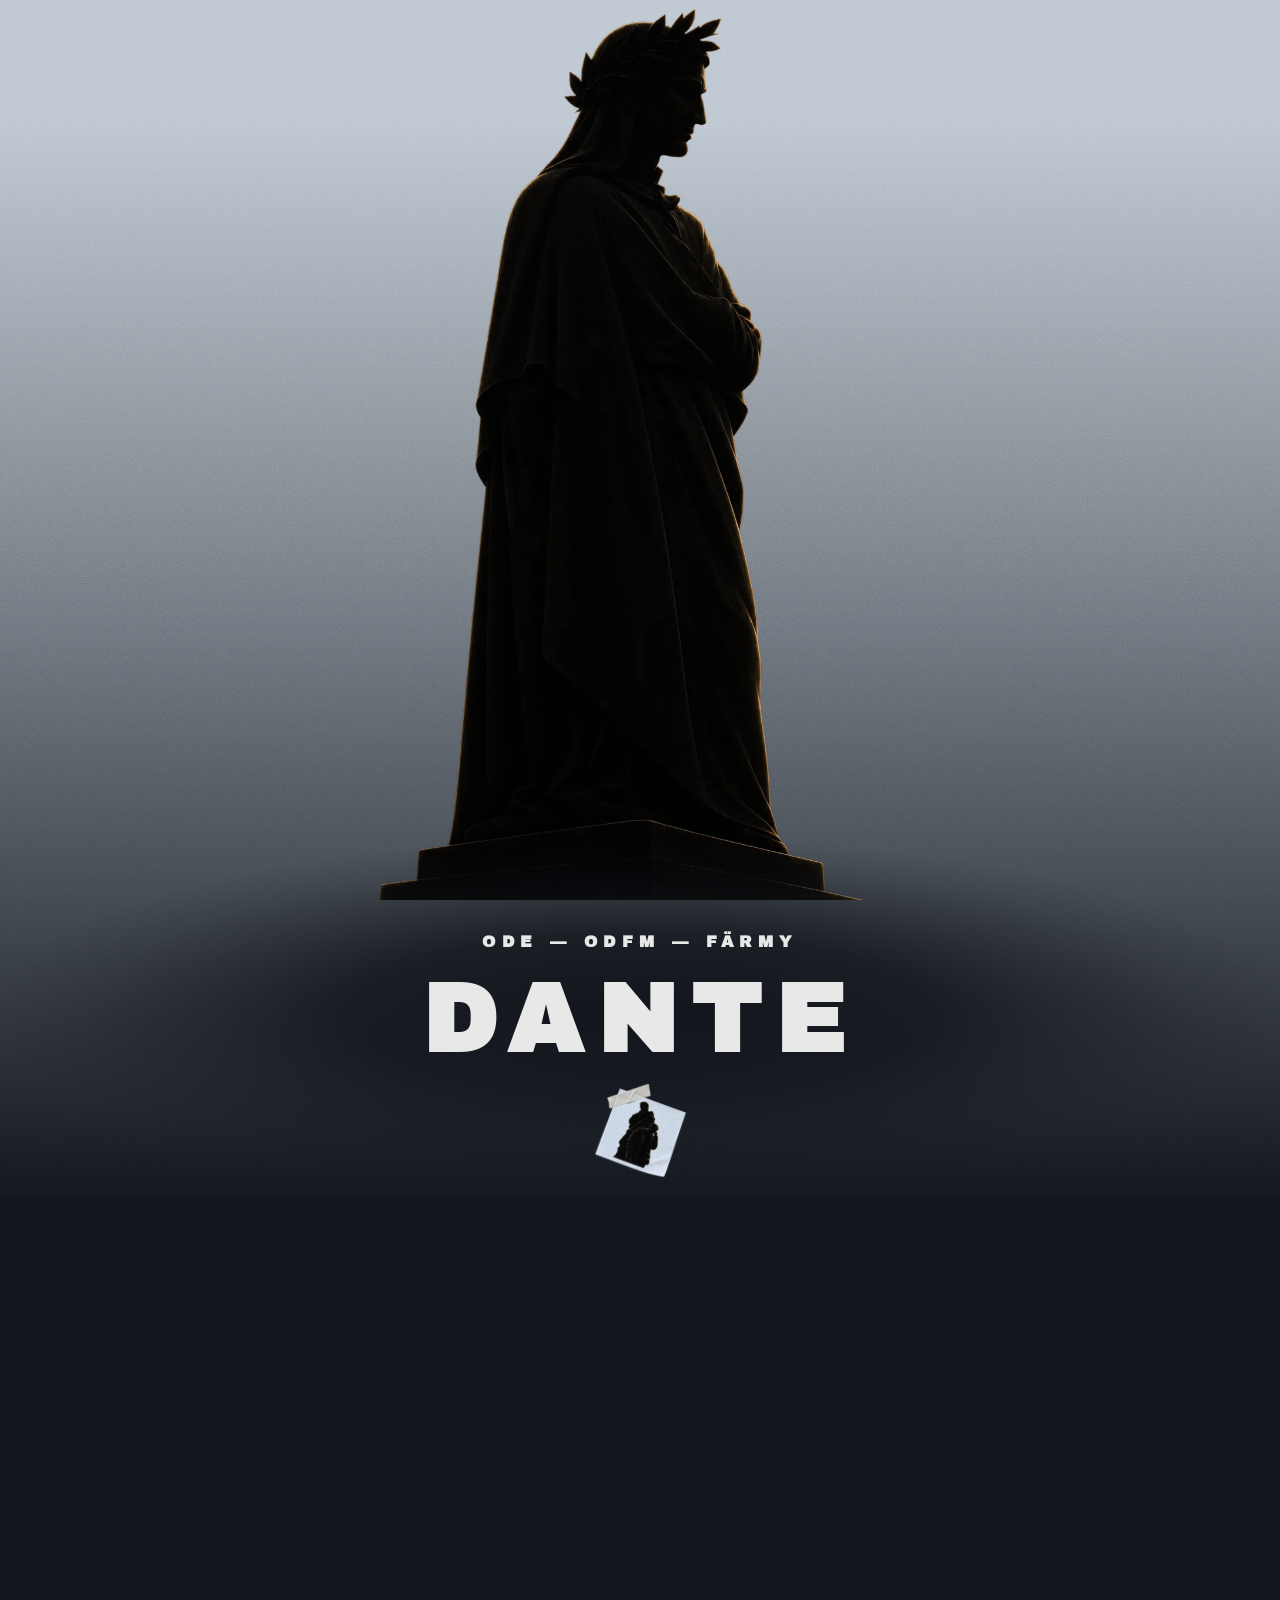
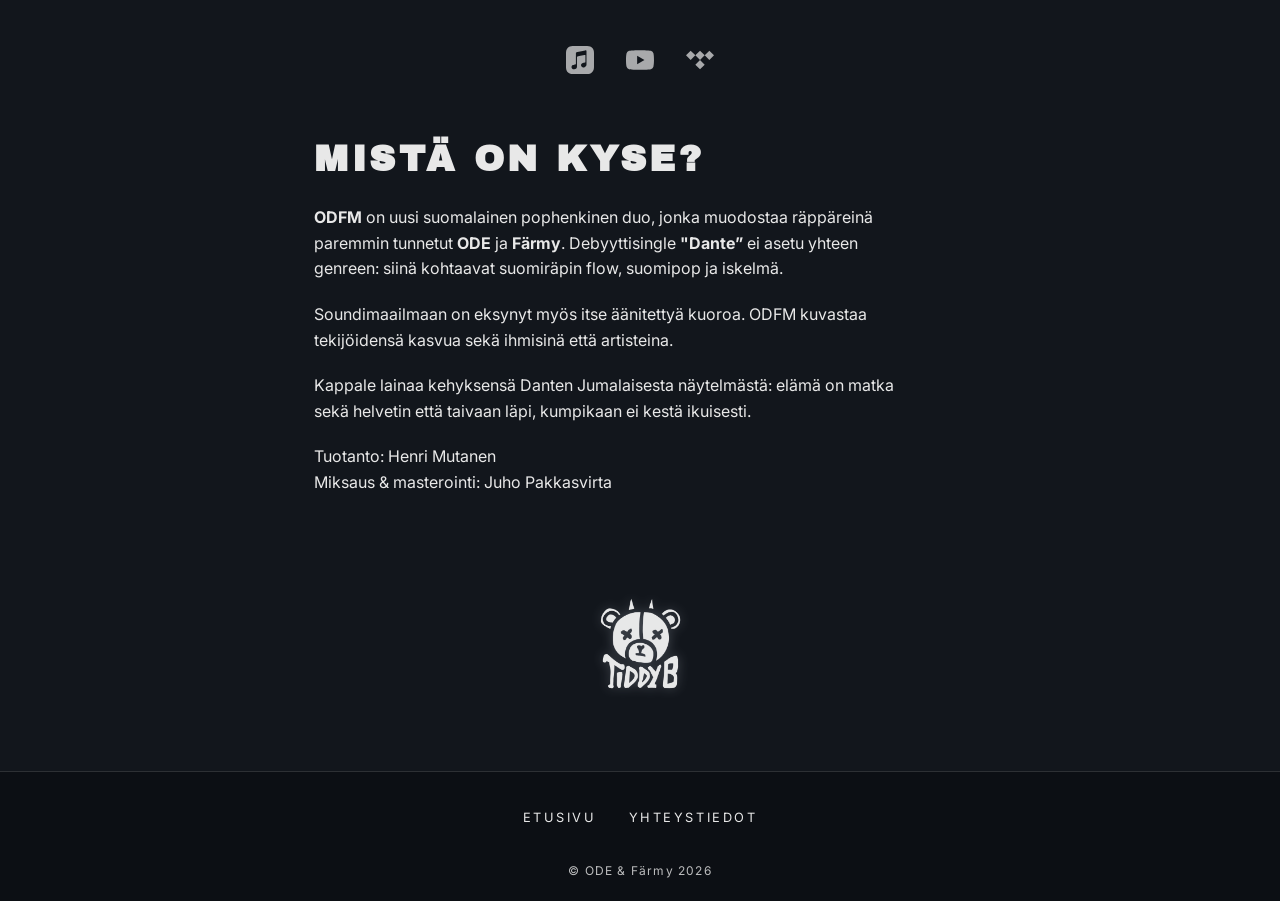
<file: index.html>
<!DOCTYPE html>
<html lang="fi">

<head>
    <meta charset="UTF-8">
    <meta name="viewport" content="width=device-width, initial-scale=1.0">
    <title>ODFM - Dante</title>
    <link rel="preconnect" href="https://fonts.googleapis.com">
    <link rel="preconnect" href="https://fonts.gstatic.com" crossorigin>
    <link href="https://fonts.googleapis.com/css2?family=Archivo+Black&family=Inter:wght@400;600&display=swap"
        rel="stylesheet">
    <link rel="stylesheet" href="css/style.css">
    <link rel="icon" href="images/odfm-favicon.png" media="(prefers-color-scheme: light)">
    <link rel="icon" href="images/odfm-favicon-dark.png" media="(prefers-color-scheme: dark)">
    <link rel="canonical" href="https://odfm.fi/">
    <meta property="og:title" content="ODE &amp; Färmy - ODFM - Dante">
    <meta property="og:image" content="https://odfm.fi/images/odfm-og.jpg">
    <meta property="og:image:alt"
        content="Patsaan tumma siluetti turkoosia taivasta vasten, yläpuolella teksti ODFM DANTE">
    <meta property="og:url" content="https://odfm.fi/">
    <meta property="og:type" content="website">
    <meta property="og:locale" content="fi_FI">
    <meta property="og:image:width" content="1200">
    <meta property="og:image:height" content="630">
    <meta name="description" content="ODEn &amp; Färmyn ODFM-yhtyeen virallinen sivusto - Kuuntele kappale ”Dante”">
    <meta property="og:description"
        content="ODEn &amp; Färmyn ODFM-yhtyeen virallinen sivusto - Kuuntele kappale ”Dante”">
</head>

<body>
    <a class="ohita-linkki" href="#sisalto">Siirry sisältöön</a>

    <header class="hero">
        <nav class="hero-nav" aria-label="Pikalinkit">
            <a href="pages/yhteystiedot.html">
                <img src="images/muistilappu.webp" alt="Yhteystiedot" width="200" height="200">
            </a>
        </nav>

        <img class="hero-kuva" src="images/patsas.webp" alt="" width="941" height="1534">

        <h1 class="hero-otsikko">
            <span class="hero-yhtye">ODE &mdash; ODFM &mdash; Färmy</span>
            <span class="hero-kappale">Dante</span>
        </h1>
    </header>
    <main id="sisalto">
        <section class="soitin" aria-labelledby="soitin-otsikko">
            <h2 id="soitin-otsikko" class="vain-ruudunlukijalle">Kuuntele:</h2>
            <iframe class="spotify-upotus"
                src="https://open.spotify.com/embed/track/2bUseeFwVu57CODQGPQML7?utm_source=generator&theme=0"
                height="352" title="Kuuntele ODFM - Dante Spotify-soittimesta" loading="lazy"
                allow="autoplay; clipboard-write; encrypted-media; fullscreen; picture-in-picture"
                allowfullscreen></iframe>
                <ul class="palvelut" aria-label="Kuuntele myös">
                    <li><a href="https://music.apple.com/fi/song/dante/6817399229"><img src="images/ikoni-apple-music.svg"
                                alt="Apple Music" width="28" height="28"></a></li>
                    <li><a href="https://youtu.be/yaBcnbOG4vM"><img src="images/ikoni-youtube.svg" alt="YouTube" width="28"
                                height="28"></a></li>
                    <li><a href="https://tidal.com/track/565443061"><img src="images/ikoni-tidal.svg" alt="Tidal" width="28"
                                height="28"></a></li>
                </ul>
        </section>

        <section class="tarina" aria-labelledby="tarina-otsikko">
            <h2 id="tarina-otsikko">Mistä on kyse?</h2>
            <p><strong>ODFM</strong> on uusi suomalainen pophenkinen duo, jonka muodostaa räppäreinä paremmin tunnetut
                <strong>ODE</strong> ja <strong>Färmy</strong>.

                Debyyttisingle <strong>"Dante”</strong> ei asetu yhteen genreen: siinä kohtaavat suomiräpin flow,
                suomipop ja iskelmä.
            </p>
            <p> Soundimaailmaan on eksynyt myös itse äänitettyä kuoroa. ODFM kuvastaa tekijöidensä kasvua sekä ihmisinä
                että artisteina.</p>

            <p>Kappale lainaa kehyksensä Danten Jumalaisesta näytelmästä: elämä on matka sekä helvetin että taivaan
                läpi, kumpikaan ei kestä ikuisesti.</p>
            <p>Tuotanto: Henri Mutanen<br>Miksaus &amp; masterointi: Juho Pakkasvirta</p>
        </section>
        <section class="julkaisija" aria-label="Julkaisija">
            <a href="https://www.instagram.com/tidibii/">
                <img class="julkaisija-logo" src="images/tiddyb-logo.webp" alt="Julkaisija Tiddy B Instagramissa"
                    width="600" height="673">
            </a>
        </section>
    </main>

    <nav class="sivunavigaatio" aria-label="Sivut">
        <ul>
            <li><a href="index.html">Etusivu</a></li>
            <li><a href="pages/yhteystiedot.html">Yhteystiedot</a></li>
        </ul>
    </nav>

    <footer>
        &copy; ODE &amp; Färmy 2026
    </footer>
</body>

</html>
</file>
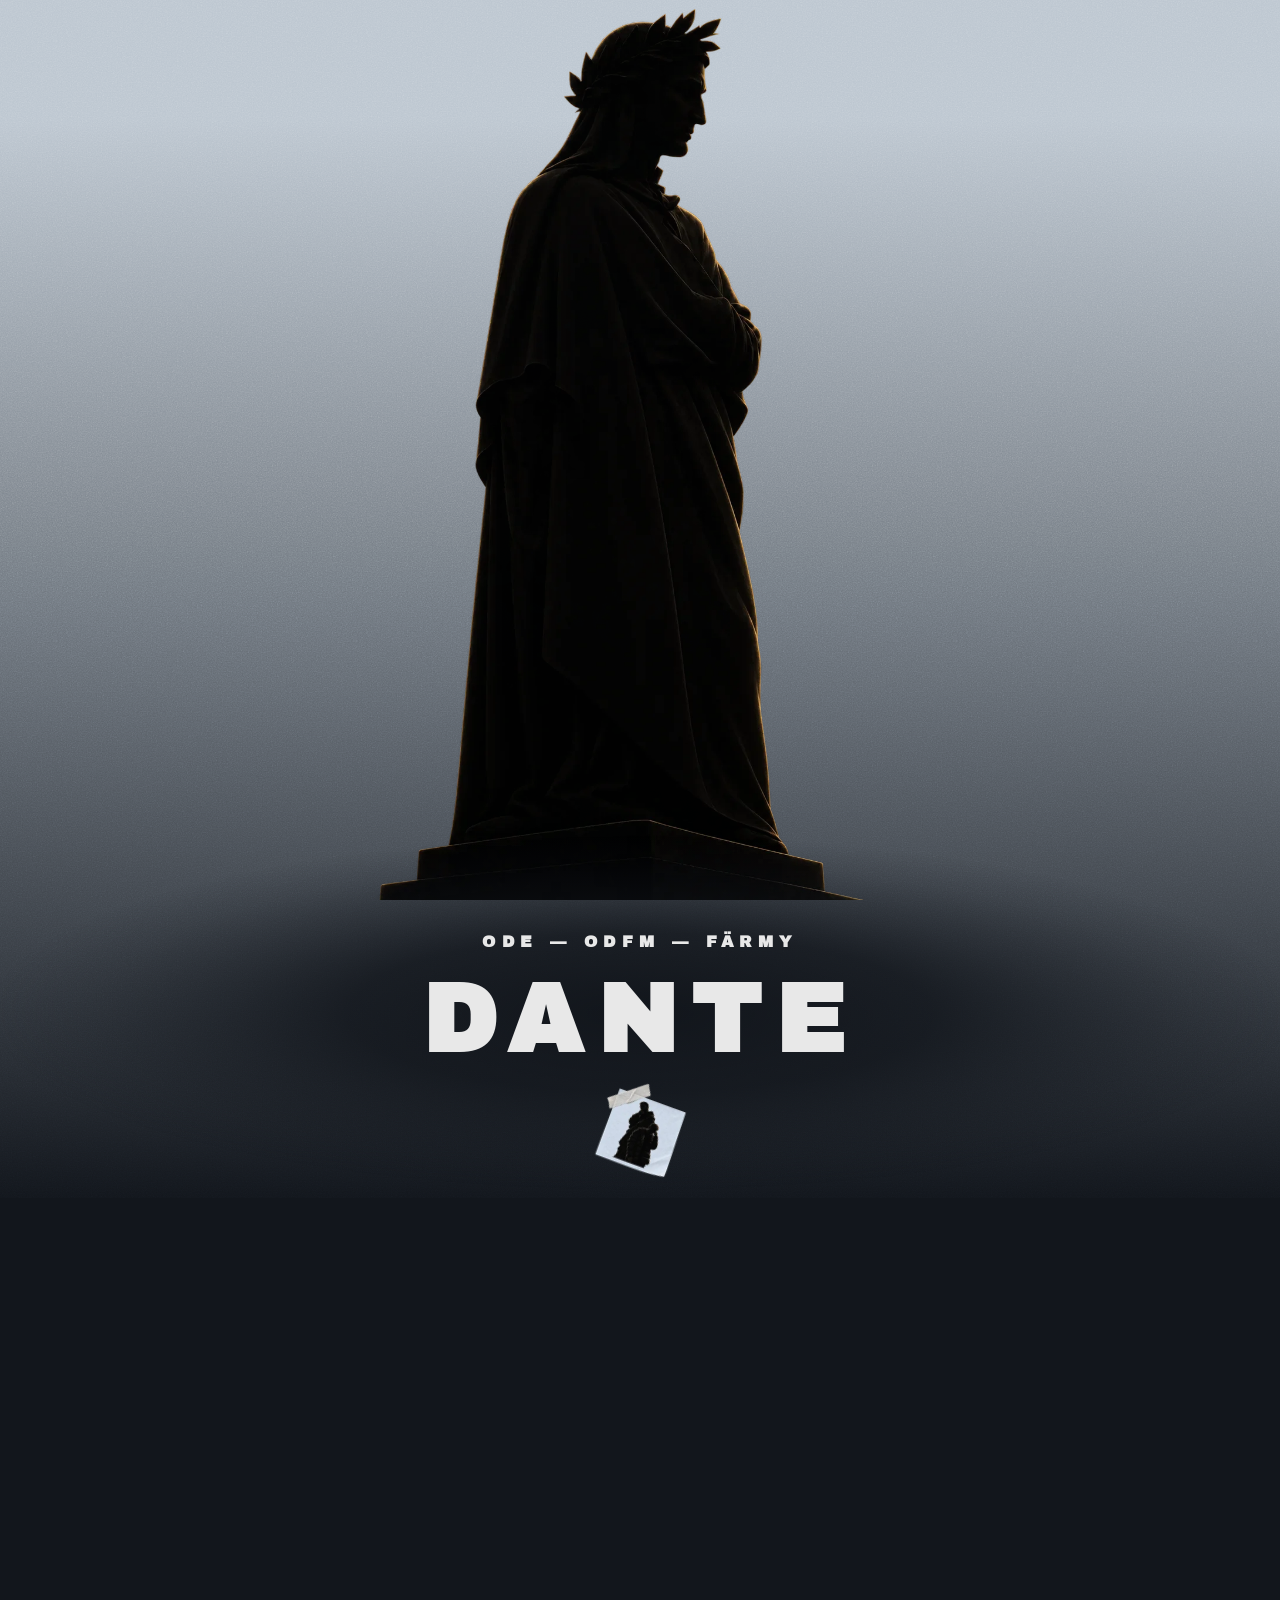
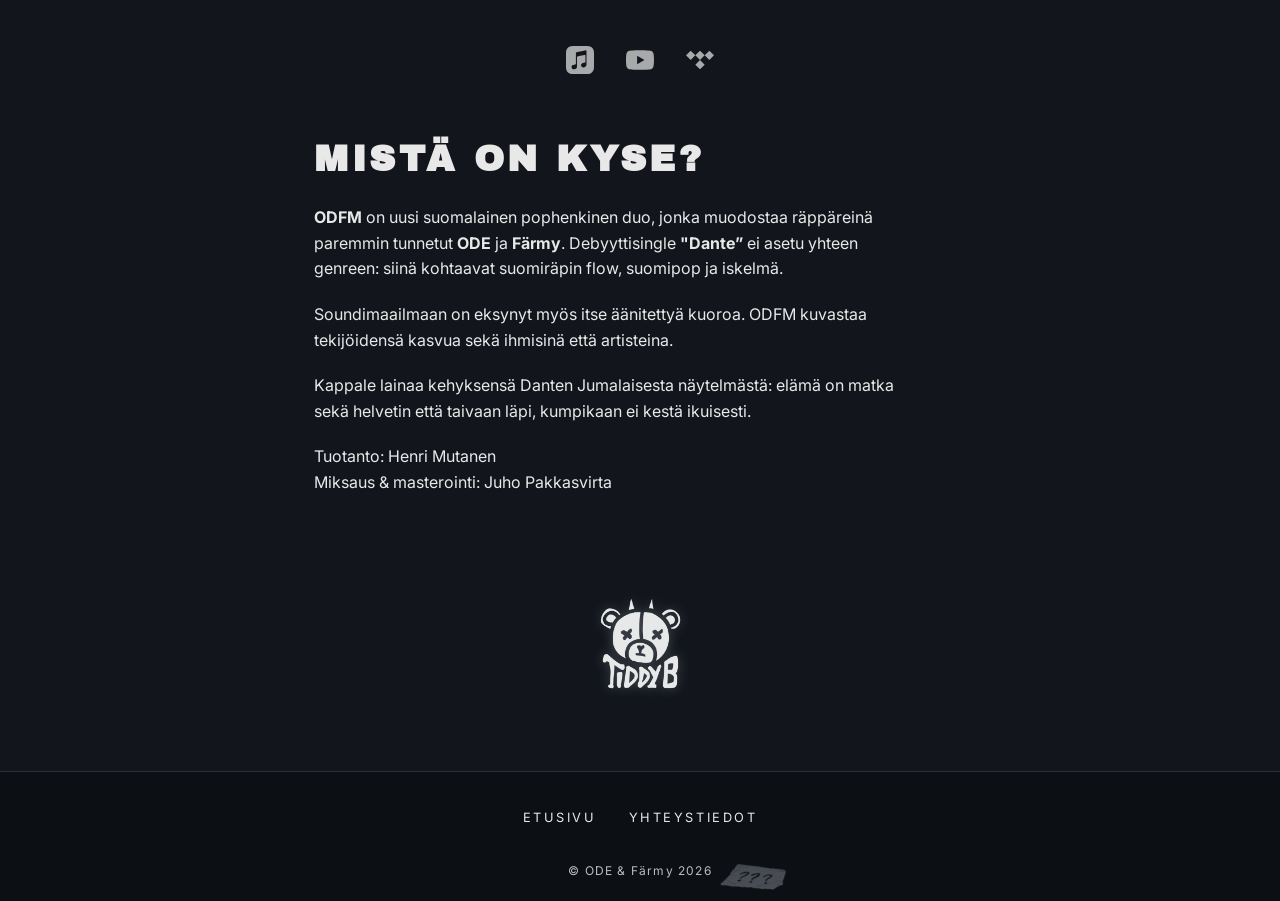
<file: pages/etusivu.html>
<!DOCTYPE html>
<html lang="fi">

<head>
    <meta charset="UTF-8">
    <meta name="viewport" content="width=device-width, initial-scale=1.0">
    <title>ODFM - Dante</title>
    <meta name="robots" content="noindex">
    <link rel="preconnect" href="https://fonts.googleapis.com">
    <link rel="preconnect" href="https://fonts.gstatic.com" crossorigin>
    <link href="https://fonts.googleapis.com/css2?family=Archivo+Black&family=Inter:wght@400;600&display=swap"
        rel="stylesheet">
    <link rel="stylesheet" href="../css/style.css">
    <link rel="icon" href="../images/odfm-favicon.png" media="(prefers-color-scheme: light)">
    <link rel="icon" href="../images/odfm-favicon-dark.png" media="(prefers-color-scheme: dark)">
    <meta property="og:title" content="ODE &amp; Färmy - ODFM - Dante">
    <meta property="og:image" content="https://odfm.fi/images/odfm-og.jpg">
    <meta property="og:image:alt"
        content="Patsaan tumma siluetti turkoosia taivasta vasten, yläpuolella teksti ODFM DANTE">
    <meta property="og:url" content="https://odfm.fi/pages/etusivu.html">
    <meta property="og:type" content="website">
    <meta property="og:locale" content="fi_FI">
    <meta property="og:image:width" content="1200">
    <meta property="og:image:height" content="630">
    <meta name="description" content="ODEn &amp; Färmyn ODFM-yhtyeen virallinen sivusto - Kuuntele kappale ”Dante”">
    <meta property="og:description"
        content="ODEn &amp; Färmyn ODFM-yhtyeen virallinen sivusto - Kuuntele kappale ”Dante”">
</head>

<body>
    <a class="ohita-linkki" href="#sisalto">Siirry sisältöön</a>

    <header class="hero">
        <nav class="hero-nav" aria-label="Pikalinkit">
            <a href="yhteystiedot.html">
                <img src="../images/muistilappu.webp" alt="Yhteystiedot" width="200" height="200">
            </a>
        </nav>

        <img class="hero-kuva" src="../images/patsas.webp" alt="" width="941" height="1534">

        <h1 class="hero-otsikko">
            <span class="hero-yhtye">ODE &mdash; ODFM &mdash; Färmy</span>
            <span class="hero-kappale">Dante</span>
        </h1>
    </header>

    <main id="sisalto">
        <section class="soitin" aria-labelledby="soitin-otsikko">
            <h2 id="soitin-otsikko" class="vain-ruudunlukijalle">Kuuntele:</h2>
            <iframe class="spotify-upotus"
                src="https://open.spotify.com/embed/track/2bUseeFwVu57CODQGPQML7?utm_source=generator&theme=0"
                height="352" title="Kuuntele ODFM - Dante Spotify-soittimesta" loading="lazy"
                allow="autoplay; clipboard-write; encrypted-media; fullscreen; picture-in-picture"
                allowfullscreen></iframe>
                <ul class="palvelut" aria-label="Kuuntele myös">
                    <li><a href="https://music.apple.com/fi/song/dante/6817399229"><img src="../images/ikoni-apple-music.svg"
                                alt="Apple Music" width="28" height="28"></a></li>
                    <li><a href="https://youtu.be/yaBcnbOG4vM"><img src="../images/ikoni-youtube.svg" alt="YouTube" width="28"
                                height="28"></a></li>
                    <li><a href="https://tidal.com/track/565443061"><img src="../images/ikoni-tidal.svg" alt="Tidal" width="28"
                                height="28"></a></li>
                </ul>
        </section>


        <section class="tarina" aria-labelledby="tarina-otsikko">
            <h2 id="tarina-otsikko">Mistä on kyse?</h2>
            <p><strong>ODFM</strong> on uusi suomalainen pophenkinen duo, jonka muodostaa räppäreinä paremmin tunnetut
                <strong>ODE</strong> ja <strong>Färmy</strong>.

                Debyyttisingle <strong>"Dante”</strong> ei asetu yhteen genreen: siinä kohtaavat suomiräpin flow,
                suomipop ja iskelmä.
            </p>
            <p> Soundimaailmaan on eksynyt myös itse äänitettyä kuoroa. ODFM kuvastaa tekijöidensä kasvua sekä ihmisinä
                että artisteina.</p>

            <p>Kappale lainaa kehyksensä Danten Jumalaisesta näytelmästä: elämä on matka sekä helvetin että taivaan
                läpi, kumpikaan ei kestä ikuisesti.</p>
            <p>Tuotanto: Henri Mutanen<br>Miksaus &amp; masterointi: Juho Pakkasvirta</p>
        </section>
        <section class="julkaisija" aria-label="Julkaisija">
            <a href="https://www.instagram.com/tidibii/">
                <img class="julkaisija-logo" src="../images/tiddyb-logo.webp" alt="Julkaisija Tiddy B Instagramissa"
                    width="600" height="673">
            </a>
        </section>
    </main>

    <nav class="sivunavigaatio" aria-label="Sivut">
        <ul>
            <li><a href="../index.html">Etusivu</a></li>
            <li><a href="yhteystiedot.html">Yhteystiedot</a></li>
        </ul>
    </nav>

    <footer>
        &copy; ODE &amp; Färmy 2026

        <a class="mysteeri" href="peli.html">
            <img src="../images/lippu.webp" alt="Mysteeri" width="1536" height="1024">
        </a>
    </footer>
</body>

</html>
</file>
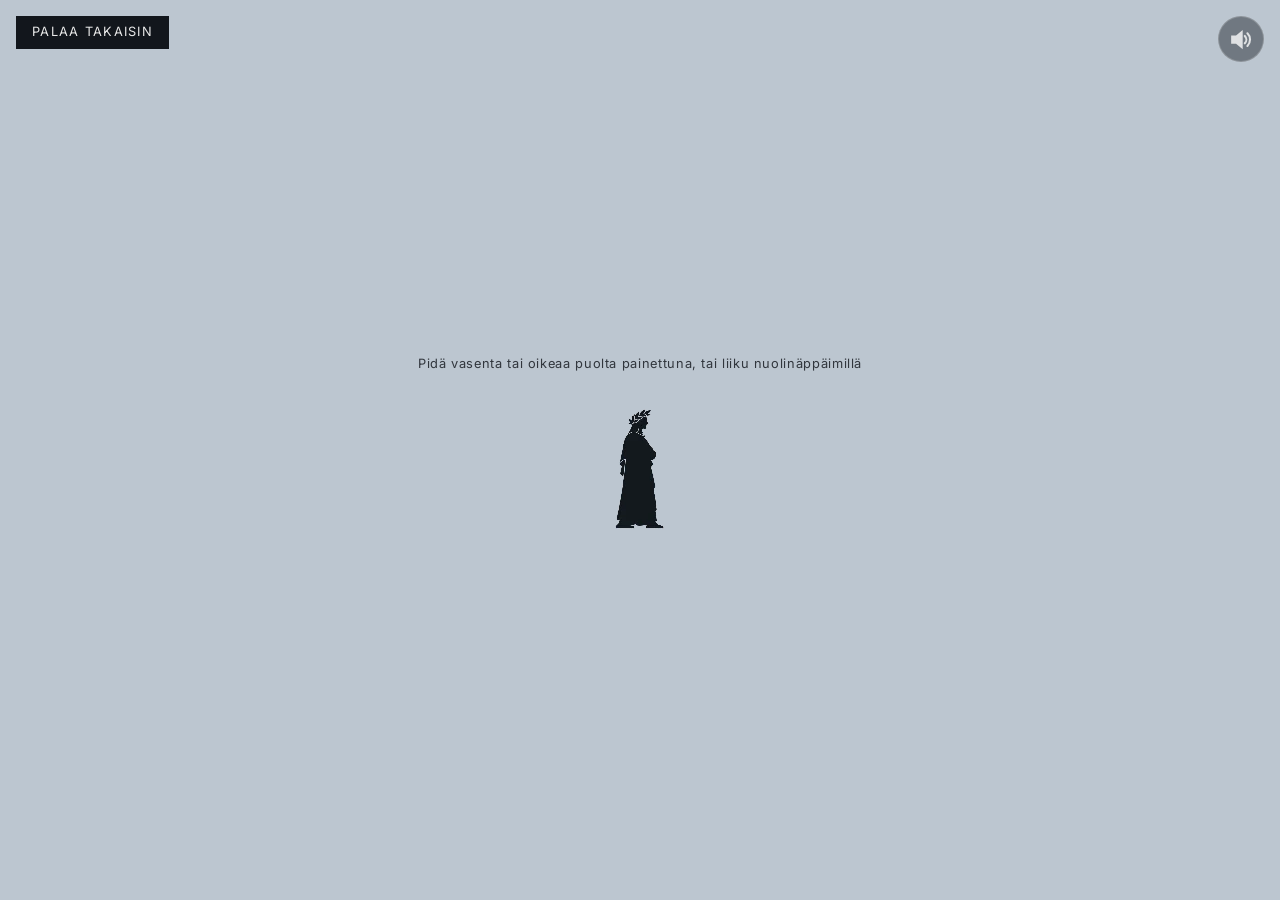
<file: pages/peli.html>
<!DOCTYPE html>
<html lang="fi">

<head>
    <meta charset="UTF-8">
    <meta name="viewport" content="width=device-width, initial-scale=1.0">
    <title>ODFM</title>
    <meta name="robots" content="noindex">
    <link rel="preconnect" href="https://fonts.googleapis.com">
    <link rel="preconnect" href="https://fonts.gstatic.com" crossorigin>
    <link href="https://fonts.googleapis.com/css2?family=Archivo+Black&family=Inter:wght@400;600&display=swap"
        rel="stylesheet">
    <link rel="stylesheet" href="../css/style.css">
    <link rel="icon" href="../images/odfm-favicon.png" media="(prefers-color-scheme: light)">
    <link rel="icon" href="../images/odfm-favicon-dark.png" media="(prefers-color-scheme: dark)">
    <meta property="og:title" content="ODE &amp; Färmy - ODFM - Peli">
    <meta property="og:image" content="https://odfm.fi/images/odfm-og.jpg">
    <meta property="og:image:alt"
        content="Patsaan tumma siluetti turkoosia taivasta vasten, yläpuolella teksti ODFM DANTE">
    <meta property="og:url" content="https://odfm.fi/pages/peli.html">
    <meta property="og:type" content="website">
    <meta property="og:locale" content="fi_FI">
    <meta property="og:image:width" content="1200">
    <meta property="og:image:height" content="630">
    <meta name="description" content="Kuljeta Dante helvetin piirien läpi.">
    <meta property="og:description" content="Kuljeta Dante helvetin piirien läpi.">
</head>

<body class="pelisivu">
    <nav aria-label="Takaisin">
        <a class="palaa" href="etusivu.html">Palaa takaisin</a>
    </nav>
    <main class="peli-sivu">
        <h1 class="vain-ruudunlukijalle">ODFM</h1>

        <p class="peli-kaanna">Käännä puhelin</p>
        <p class="peli-ohje">Pidä vasenta tai oikeaa puolta painettuna<span class="peli-ohje-nappaimet">, tai liiku
                nuolinäppäimillä</span></p>

        <div class="peli" id="kentta">
            <div class="lattia"></div>
            <div class="kerrosnimi" id="kerrosnimi"></div>
            <div class="luukku" id="luukku"></div>
            <div class="pelaaja" id="pelaaja"></div>
            <div class="maalilippu" id="maalilippu">
                <img src="../images/lippu.webp" alt="" width="1536" height="1024">
            </div>
            <div class="valo" id="valo"></div>
            <div class="pimeys" id="pimeys"></div>
            <div class="kerrosnimi-valo" id="kerrosnimi-valo"></div>
        </div>

        <noscript>
            <p>Tämä sivu tarvitsee JavaScriptin.</p>
        </noscript>
    </main>
    <button class="aani" id="aani" type="button" aria-label="Vaimenna musiikki">
        <svg viewBox="0 0 24 24" aria-hidden="true">
            <path d="M4 9v6h4l5 4V5L8 9H4z" />
            <path class="aani-aallot" d="M16 8.5a5 5 0 0 1 0 7M18.5 6a8.5 8.5 0 0 1 0 12" />
            <path class="aani-viiva" d="M16 9l6 6M22 9l-6 6" />
        </svg>
    </button>
    <script src="../js/peli.js"></script>
</body>

</html>
</file>
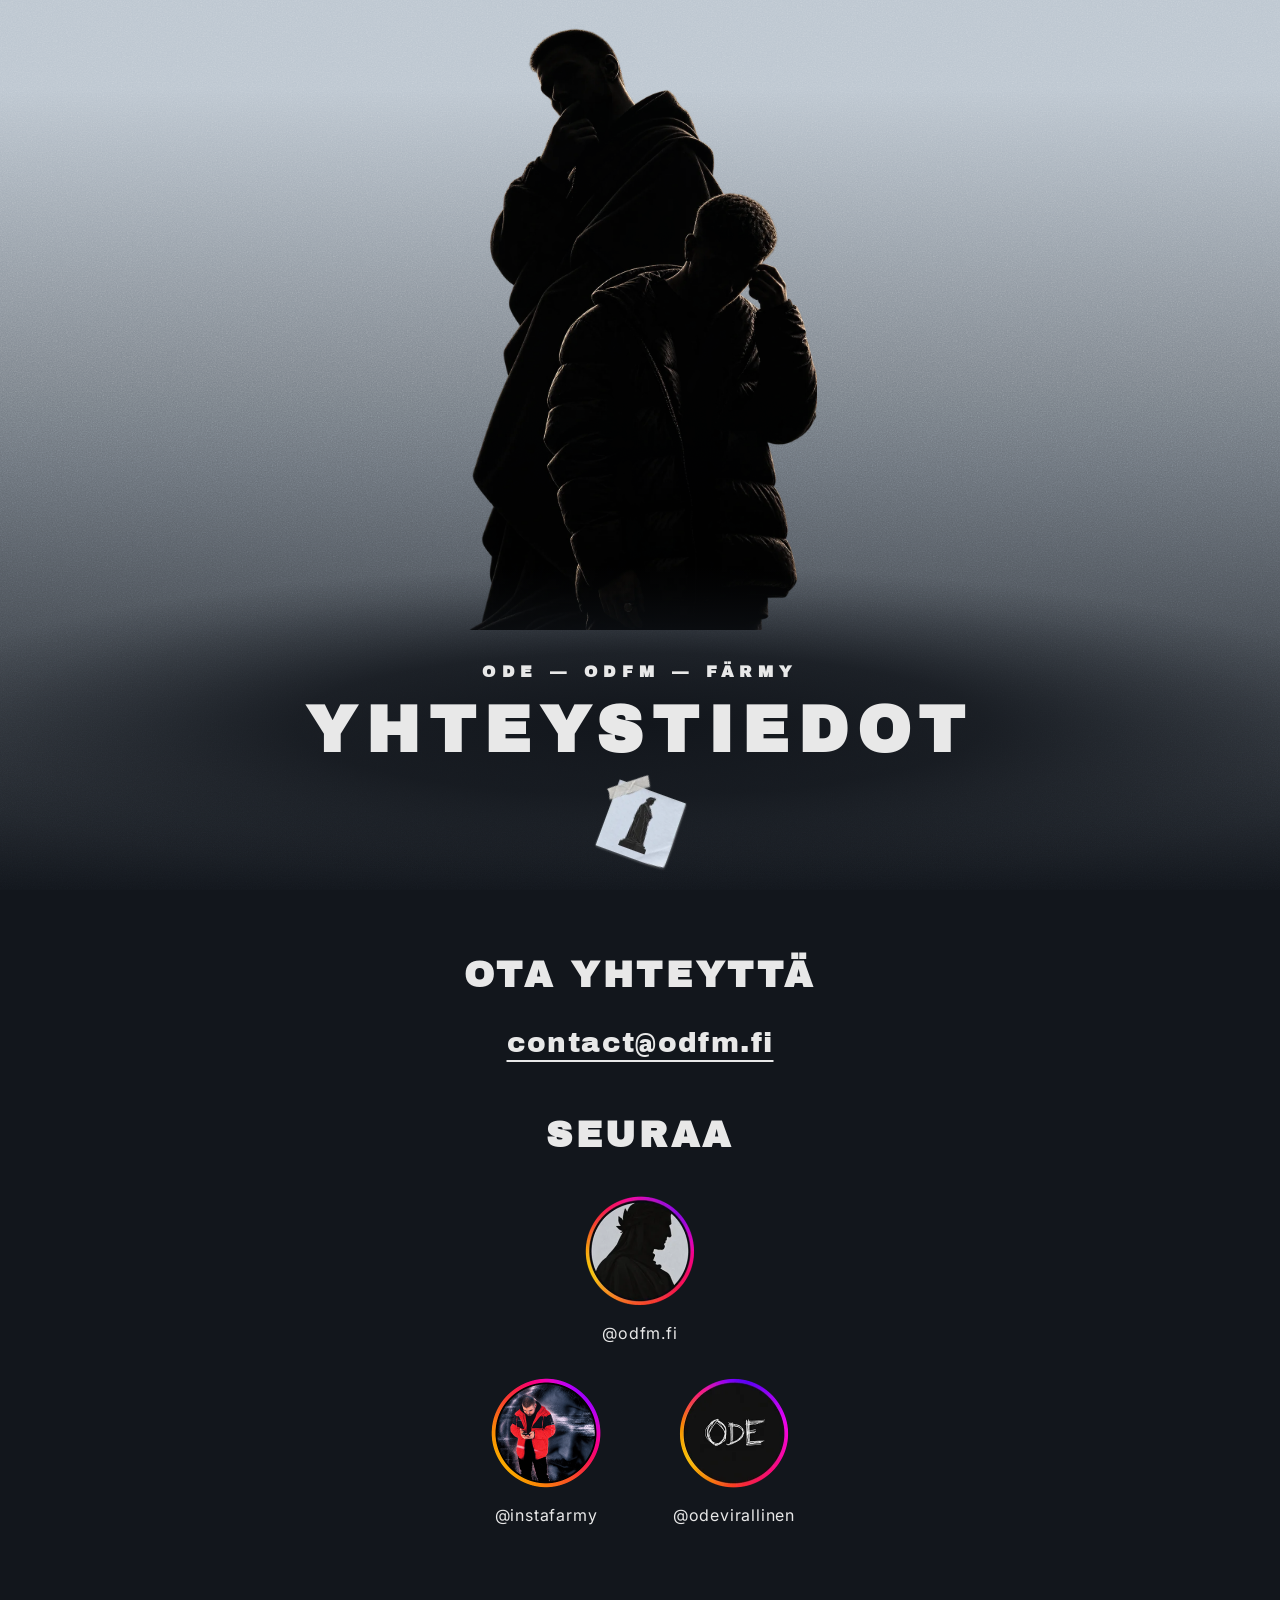
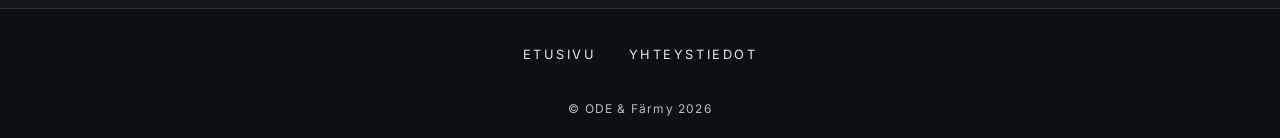
<file: pages/yhteystiedot.html>
<!DOCTYPE html>
<html lang="fi">

<head>
    <meta charset="UTF-8">
    <meta name="viewport" content="width=device-width, initial-scale=1.0">
    <title>ODFM - Yhteystiedot</title>
    <link rel="preconnect" href="https://fonts.googleapis.com">
    <link rel="preconnect" href="https://fonts.gstatic.com" crossorigin>
    <link href="https://fonts.googleapis.com/css2?family=Archivo+Black&family=Inter:wght@400;600&display=swap"
        rel="stylesheet">
    <link rel="stylesheet" href="../css/style.css">
    <link rel="icon" href="../images/odfm-favicon.png" media="(prefers-color-scheme: light)">
    <link rel="icon" href="../images/odfm-favicon-dark.png" media="(prefers-color-scheme: dark)">
    <link rel="canonical" href="https://odfm.fi/pages/yhteystiedot.html">
    <meta property="og:title" content="ODE &amp; Färmy - ODFM - Yhteystiedot">
    <meta property="og:image" content="https://odfm.fi/images/odfm-og.jpg">
    <meta property="og:image:alt" content="Patsaan tumma siluetti turkoosia taivasta vasten, yläpuolella teksti ODFM DANTE">
    <meta property="og:url" content="https://odfm.fi/pages/yhteystiedot.html">
    <meta property="og:type" content="website">
    <meta property="og:locale" content="fi_FI">
    <meta property="og:image:width" content="1200">
    <meta property="og:image:height" content="630">
    <meta name="description" content="ODFM-yhtyeen yhteystiedot - ODE ja Färmy">
    <meta property="og:description" content="ODFM-yhtyeen yhteystiedot - ODE ja Färmy">
</head>

<body class="sivu-yhteystiedot">
    <a class="ohita-linkki" href="#sisalto">Siirry sisältöön</a>

    <header class="hero">
        <nav class="hero-nav" aria-label="Pikalinkit">
            <a href="../pages/etusivu.html">
                <img src="../images/muistilappu2.webp" alt="Etusivu" width="200" height="200">
            </a>
        </nav>
        <img class="hero-kuva" src="../images/patsas2.webp" alt="Färmyn ja ODEn siluetit" width="941" height="1672">

        <h1 class="hero-otsikko">
            <span class="hero-yhtye">ODE &mdash; ODFM &mdash; Färmy</span>
            <span class="hero-kappale hero-sivu">Yhteystiedot</span>
        </h1>
    </header>

    <main id="sisalto">
        <section class="yhteys" aria-labelledby="yhteys-otsikko">
            <h2 id="yhteys-otsikko">Ota yhteyttä</h2>
            <p class="sahkoposti">
                <a href="mailto:contact@odfm.fi">contact@odfm.fi</a>
            </p>
        </section>

        <section class="some" aria-labelledby="some-otsikko">
            <h2 id="some-otsikko">Seuraa</h2>

            <ul class="some-kolmio">
                
                <li class="some-karki">
                    <a href="https://www.instagram.com/odfm.fi/">
                        <img src="../images/odfm-ig.webp" alt="" width="280" height="280">
                        <span>@odfm.fi</span>
                    </a>
                </li>
                <li>
                    <a href="https://www.instagram.com/instafarmy/">
                        <img src="../images/fm-ig.webp" alt="" width="280" height="280">
                        <span>@instafarmy</span>
                    </a>
                </li>
                <li>
                    <a href="https://www.instagram.com/odevirallinen/">
                        <img src="../images/od-ig.webp" alt="" width="280" height="280">
                        <span>@odevirallinen</span>
                    </a>
                </li>
            </ul>
        </section>
    </main>

    <nav class="sivunavigaatio" aria-label="Sivut">
        <ul>
            <li><a href="../index.html">Etusivu</a></li>
            <li><a href="yhteystiedot.html">Yhteystiedot</a></li>
        </ul>
    </nav>

    <footer>
        &copy; ODE &amp; Färmy 2026
    </footer>
</body>

</html>
</file>
<file: css/style.css>
:root {
    --vari-taivas: #BCC6D0;
    --vari-tumma: #12161C;
    --vari-teksti: #1A1A1A;
    --vari-teksti-tumma: #E8E8E8;
    --vari-pohja: #0C0F14;
    --vari-keski: #5A6673;
    --fontti-otsikko: "Archivo Black", Impact, sans-serif;
    --fontti-teksti: "Inter", system-ui, sans-serif;
}

*,
*::before,
*::after {
    box-sizing: border-box;
}

body {
    margin: 0;
    font-family: var(--fontti-teksti);
    color: var(--vari-teksti);
    line-height: 1.6;
}

h1,
h2 {
    font-family: var(--fontti-otsikko);
    line-height: 1.2;
}

img {
    max-width: 100%;
    height: auto;
    display: block;
}

a {
    color: inherit;
}

.vain-ruudunlukijalle {
    position: absolute;
    width: 1px;
    height: 1px;
    overflow: hidden;
    clip-path: inset(50%);
    white-space: nowrap;
}

.ohita-linkki {
    position: absolute;
    top: -100px;
    left: 0;
    padding: 0.4rem 1rem;
    background: var(--vari-tumma);
    color: var(--vari-teksti-tumma);
    font-size: 0.8rem;
    letter-spacing: 0.1em;
    text-transform: uppercase;
    text-decoration: none;
    z-index: 100;
}

.ohita-linkki:focus {
    top: 1rem;
    left: 1rem;
}

.palaa {
    position: fixed;
    top: 1rem;
    left: 1rem;
    z-index: 60;
    padding: 0.4rem 1rem;
    background: var(--vari-tumma);
    color: var(--vari-teksti-tumma);
    font-size: 0.8rem;
    letter-spacing: 0.1em;
    text-transform: uppercase;
    text-decoration: none;
}

.hero {
    position: relative;
    min-height: 100vh;
    padding-bottom: 8vh;
    background: linear-gradient(to bottom,
            var(--vari-taivas) 0%,
            var(--vari-taivas) 10%,
            var(--vari-tumma) 100%);
    display: flex;
    flex-direction: column;
    align-items: center;
    justify-content: flex-end;
    overflow: hidden;
}

.hero::before {
    content: "";
    position: absolute;
    inset: 0;
    background-image: url("data:image/svg+xml,%3Csvg xmlns='http://www.w3.org/2000/svg' width='300' height='300'%3E%3Cfilter id='n'%3E%3CfeTurbulence type='fractalNoise' baseFrequency='0.8' numOctaves='4'/%3E%3CfeColorMatrix type='saturate' values='0'/%3E%3C/filter%3E%3Crect width='300' height='300' filter='url(%23n)'/%3E%3C/svg%3E");
    opacity: 0.30;
    mix-blend-mode: overlay;
    pointer-events: none;
    z-index: 1;
}

.hero-otsikko {
    position: relative;
    z-index: 2;
    margin: 0;
    padding: 2rem 1rem 3rem;
    text-align: center;
    text-transform: uppercase;
    color: var(--vari-teksti-tumma);
}

.hero-otsikko::before {
    content: "";
    position: absolute;
    inset: -4rem -26rem;
    z-index: -1;
    pointer-events: none;
    background: radial-gradient(closest-side,
            var(--vari-tumma) 1%,
            rgba(18, 22, 28, 0.8) 45%,
            rgba(18, 22, 28, 0.45) 65%,
            rgba(18, 22, 28, 0.15) 85%,
            transparent 100%);
}

.hero-yhtye {
    display: block;
    font-size: clamp(0.75rem, 1.5vw, 1rem);
    letter-spacing: 0.4em;
    margin-bottom: 0.75rem;
}

.hero-kappale {
    display: block;
    font-size: clamp(2.5rem, 9vw, 6rem);
    letter-spacing: 0.15em;
}

.hero-sivu {
    font-size: clamp(1.75rem, 6vw, 4rem);
}

.hero-kuva {
    position: relative;
    z-index: 2;
    width: auto;
    max-width: 100%;
    max-height: 100vh;
}

body.sivu-yhteystiedot .hero {
    min-height: 70vh;
    min-height: 70svh;
}

body.sivu-yhteystiedot .hero-kuva {
    max-height: 70vh;
    max-height: 70svh;
}

.hero-nav {
    position: absolute;
    bottom: 2vh;
    left: 50%;
    transform: translateX(-50%) rotate(20deg);
    z-index: 3;
}

.hero-nav img {
    width: 90px;
    height: auto;
}

.hero-nav a {
    display: inline-block;
}

main {
    background: var(--vari-tumma);
    color: var(--vari-teksti-tumma);
}

.soitin {
    max-width: 700px;
    margin: 0 auto;
    padding: 4rem 1.5rem;
}

.spotify-upotus {
    width: 100%;
    border: 0;
    border-radius: 12px;
}

.palvelut {
    display: flex;
    justify-content: center;
    gap: 2rem;
    margin: 1.5rem 0 0;
    padding: 0;
    list-style: none;
}

.palvelut img {
    width: 28px;
    opacity: 0.7;
    transition: opacity 0.3s, scale 0.3s;
}

.palvelut a:hover img,
.palvelut a:focus-visible img {
    opacity: 1;
    scale: 1.1;
}

.tarina {
    max-width: 700px;
    margin: 0 auto;
    padding: 0 1.5rem 5rem;
}

.tarina h2,
.yhteys h2,
.some h2 {
    font-size: clamp(1.5rem, 3vw, 2.25rem);
    text-transform: uppercase;
    letter-spacing: 0.1em;
    margin: 0 0 1.5rem;
}

.tarina p {
    margin: 0 0 1.25rem;
    max-width: 60ch;
}

.julkaisija {
    display: flex;
    justify-content: center;
    padding: 0 1.5rem 5rem;
}

.julkaisija-logo {
    width: 85px;
    opacity: 0.9;
    filter: drop-shadow(0 0 6px rgba(188, 198, 208, 0.35));
    transition: scale 0.4s, opacity 0.4s, filter 0.4s;
}

.julkaisija a:hover .julkaisija-logo,
.julkaisija a:focus-visible .julkaisija-logo {
    scale: 1.08;
    opacity: 1;
    filter: drop-shadow(0 0 12px rgba(188, 198, 208, 0.4));
}

.yhteys {
    max-width: 700px;
    margin: 0 auto;
    padding: 4rem 1.5rem 0;
    text-align: center;
}

.sahkoposti {
    margin: 0;
    font-family: var(--fontti-otsikko);
    font-size: clamp(1.1rem, 4vw, 1.75rem);
    letter-spacing: 0.05em;
}

.sahkoposti a {
    text-decoration-thickness: 2px;
    text-underline-offset: 0.3em;
}

.some {
    max-width: 700px;
    margin: 0 auto;
    padding: 3rem 1.5rem 5rem;
    text-align: center;
}

.some-kolmio {
    display: flex;
    flex-wrap: wrap;
    justify-content: center;
    gap: 1rem 3rem;
    margin: 0;
    padding: 0;
    list-style: none;
}

.some-karki {
    flex-basis: 100%;
}

.some-kolmio a {
    display: inline-flex;
    flex-direction: column;
    align-items: center;
    gap: 0rem;
    text-decoration: none;
    letter-spacing: 0.05em;
}

.some-kolmio img {
    width: 140px;
    height: auto;
}

.sivunavigaatio {
    background: var(--vari-pohja);
    color: var(--vari-teksti-tumma);
    border-top: 1px solid rgba(232, 232, 232, 0.15);
}

.sivunavigaatio ul {
    display: flex;
    flex-wrap: wrap;
    justify-content: center;
    gap: 2rem;
    margin: 0;
    padding: 2rem 1.5rem;
    list-style: none;
}

.sivunavigaatio a {
    font-size: 0.8rem;
    letter-spacing: 0.2em;
    text-transform: uppercase;
    text-decoration: none;
}

.sivunavigaatio a:hover {
    text-decoration: underline;
    text-underline-offset: 0.4em;
}

footer {
    background: var(--vari-pohja);
    padding: 0 1.5rem 1.25rem;
    text-align: center;
    font-size: 0.75rem;
    letter-spacing: 0.1em;
    color: rgba(232, 232, 232, 0.8);
    position: relative;
}

.mysteeri {
    position: absolute;
    bottom: 0.25rem;
    left: 56%;
    transform: rotate(-8deg);
    opacity: 0.3;
    transition: opacity 0.5s, transform 0.5s, translate 0.5s, scale 0.5s;
}

.mysteeri img {
    width: 70px;
    height: auto;
}

.mysteeri:hover,
.mysteeri:focus-visible {
    opacity: 1;
    transform: rotate(-3deg);
    translate: 0 -2px;
    scale: 1.05;
}

.peli-sivu {
    min-height: 100vh;
    max-width: 900px;
    margin: 0 auto;
    padding: 5rem 1.5rem;
    display: flex;
    flex-direction: column;
    align-items: center;
    justify-content: center;
    gap: 0.75rem;
    background: none;
}

.peli-kaanna {
    display: none;
    margin: 0;
    font-size: 0.8rem;
    letter-spacing: 0.05em;
    color: rgba(18, 22, 28, 0.82);
    text-align: center;
}

.peli-ohje {
    margin: 0;
    font-size: 0.8rem;
    letter-spacing: 0.05em;
    color: rgba(18, 22, 28, 0.82);
    text-align: center;
}

.peli-ohje-nappaimet {
    display: none;
}

body.peli-kaynnissa .peli-ohje {
    display: none;
}

.peli {
    position: relative;
    width: round(down, min(90vw, 640px), 4px);
    aspect-ratio: 4 / 1;
    margin: 0 auto;
    overflow: hidden;
    background: url("../images/kentta-0.webp") no-repeat center / cover;
    image-rendering: pixelated;
    touch-action: none;
    --lattia: 9.4%;
    user-select: none;
    -webkit-user-select: none;
    -webkit-touch-callout: none;
}

.pelaaja {
    position: absolute;
    bottom: var(--lattia);
    left: 50%;
    width: 9.4%;
    height: 75%;
    transform: translateX(-50%);
    background: url("../images/dante.webp") no-repeat center bottom / contain;
    image-rendering: pixelated;
}

.lattia {
    position: absolute;
    left: 0;
    bottom: 0;
    width: 100%;
    height: var(--lattia);
    background: var(--vari-tumma);
}

.luukku {
    position: absolute;
    bottom: 0;
    left: 88%;
    width: 12%;
    height: var(--lattia);
    transform: translateX(-50%);
    background: var(--vari-taivas);
}

.valo {
    position: absolute;
    inset: 0;
    z-index: 5;
    pointer-events: none;
    opacity: 0;
    mix-blend-mode: multiply;
    background: radial-gradient(circle var(--sade, 100px) at var(--lx, 50%) var(--ly, 50%),
            #F0B060 0%,
            #E0A055 12%,
            #7A5E3A 26%,
            #3A3228 42%,
            #24222A 58%,
            #16161C 74%,
            #0A0A0C 100%);
}

.pimeys {
    position: absolute;
    inset: 0;
    z-index: 6;
    pointer-events: none;
    opacity: 0;
    background: radial-gradient(circle var(--sade, 100px) at var(--lx, 50%) var(--ly, 50%),
            rgba(18, 22, 28, 0) 0%,
            rgba(18, 22, 28, 0) 70%,
            rgba(18, 22, 28, 0.7) 85%,
            var(--vari-tumma) 100%);
}

body.peli-kaynnissa .pimeys,
body.peli-kaynnissa .valo {
    opacity: 1;
}

body.pelisivu {
    background: var(--vari-taivas);
}

body:not(.peli-kaynnissa) .peli {
    background-image: none !important;
}

body:not(.peli-kaynnissa) .lattia,
body:not(.peli-kaynnissa) .luukku {
    opacity: 0;
}

body.pelisivu.peli-kaynnissa {
    background: var(--vari-tumma);
}

.maalilippu {
    position: absolute;
    left: 50%;
    bottom: 28%;
    width: 14%;
    display: none;
    opacity: 0.75;
    transform: translateX(-50%) rotate(-7deg);
    pointer-events: none;
}

.maalilippu img {
    width: 100%;
    height: auto;
}

.kerrosnimi,
.kerrosnimi-valo {
    position: absolute;
    left: 0;
    right: 0;
    bottom: 38%;
    text-align: center;
    font-family: var(--fontti-otsikko);
    font-size: clamp(1.1rem, 4.5vw, 3rem);
    letter-spacing: 0.4em;
    text-indent: 0.4em;
    text-transform: uppercase;
    white-space: nowrap;
    pointer-events: none;
    user-select: none;
    -webkit-user-select: none;
}

.kerrosnimi {
    color: rgba(240, 190, 120, 0.85);
    text-shadow: 0 0 22px rgba(232, 162, 74, 0.8), 0 0 45px rgba(232, 162, 74, 0.5);
}

.kerrosnimi-valo {
    z-index: 7;
}

.kerrosnimi-valo span {
    color: rgba(240, 190, 120, 0);
    transition: color 2.2s, text-shadow 2.2s;
}

.kerrosnimi-valo span.nimi-loytyi {
    color: rgba(255, 215, 160, 0.95);
    text-shadow: 0 0 22px rgba(232, 162, 74, 0.85), 0 0 50px rgba(232, 162, 74, 0.55);
}

.aani {
    position: fixed;
    top: 1rem;
    right: 1rem;
    z-index: 60;
    width: 2.9rem;
    height: 2.9rem;
    padding: 0.6rem;
    border: 1px solid rgba(232, 232, 232, 0.25);
    border-radius: 50%;
    background: rgba(18, 22, 28, 0.55);
    color: var(--vari-teksti-tumma);
    opacity: 0.8;
    cursor: pointer;
    transition: opacity 0.3s;
}

.aani:hover,
.aani:focus-visible {
    opacity: 0.9;
}

.aani svg {
    width: 100%;
    height: 100%;
    fill: currentColor;
    stroke: currentColor;
    stroke-width: 2;
    stroke-linecap: round;
    fill-rule: evenodd;
}

.aani .aani-aallot {
    fill: none;
}

.aani .aani-viiva {
    display: none;
}

.aani.vaimennettu .aani-aallot {
    display: none;
}

.aani.vaimennettu .aani-viiva {
    display: block;
}

@media (hover: hover) and (pointer: fine) {
    .peli-ohje-nappaimet {
        display: inline;
    }
}

@media (max-width: 640px) {
    body.sivu-yhteystiedot .hero {
        min-height: 60vh;
        min-height: 60svh;
    }

    body.sivu-yhteystiedot .hero-kuva {
        max-height: 60vh;
        max-height: 60svh;
    }

    .soitin {
        padding-top: 36px;
    }
}

@media (max-width: 380px) {
    .some-kolmio img {
        width: 128px;
    }

    .some-kolmio {
        gap: 1rem 28px;
    }
}

@media (orientation: portrait) and (max-width: 640px) {
    .peli-kaanna {
        display: block;
    }
}

@media (orientation: landscape) and (max-height: 500px) {
    .peli {
        width: round(down, min(96vw, 384vh), 4px);
        width: round(down, min(96vw, 384svh), 4px);
    }
}

@media (hover: none) {
    .mysteeri {
        opacity: 0.42;
    }

    .mysteeri img {
        width: 82px;
    }
}
</file>
